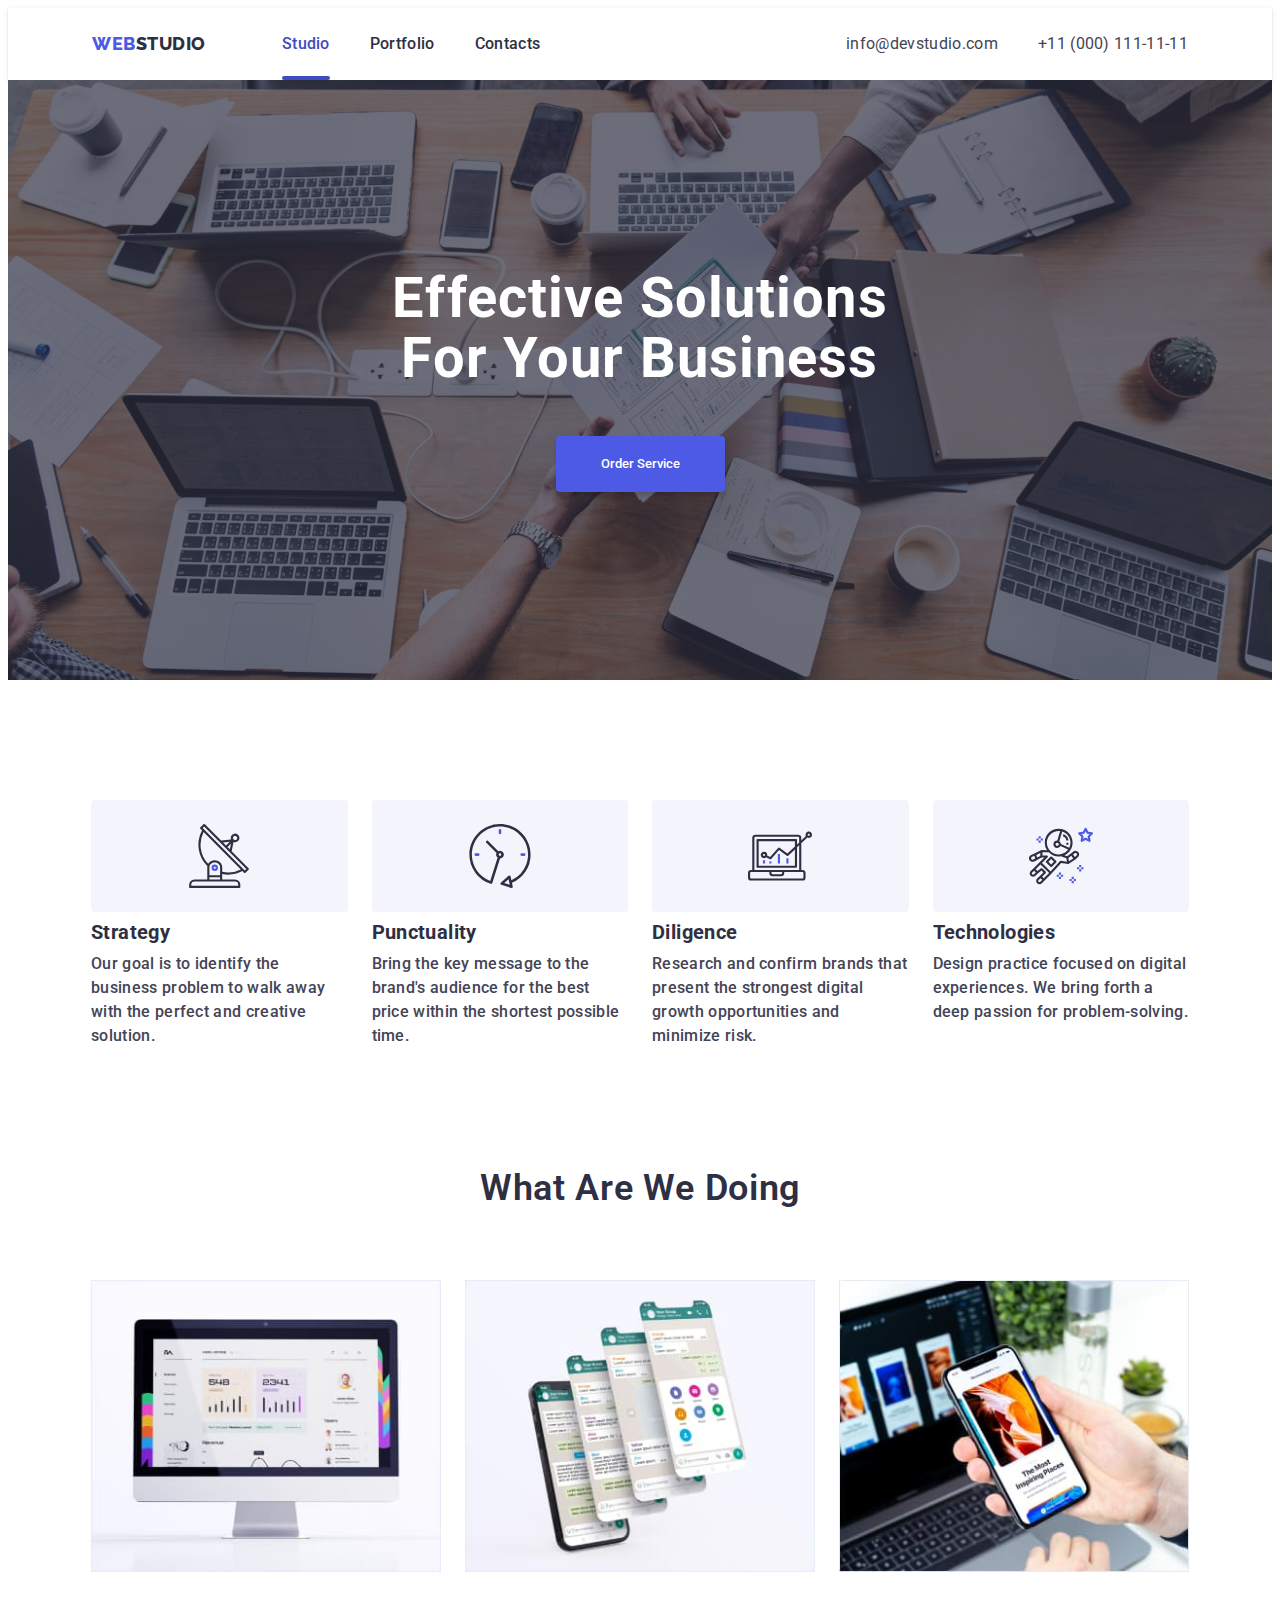
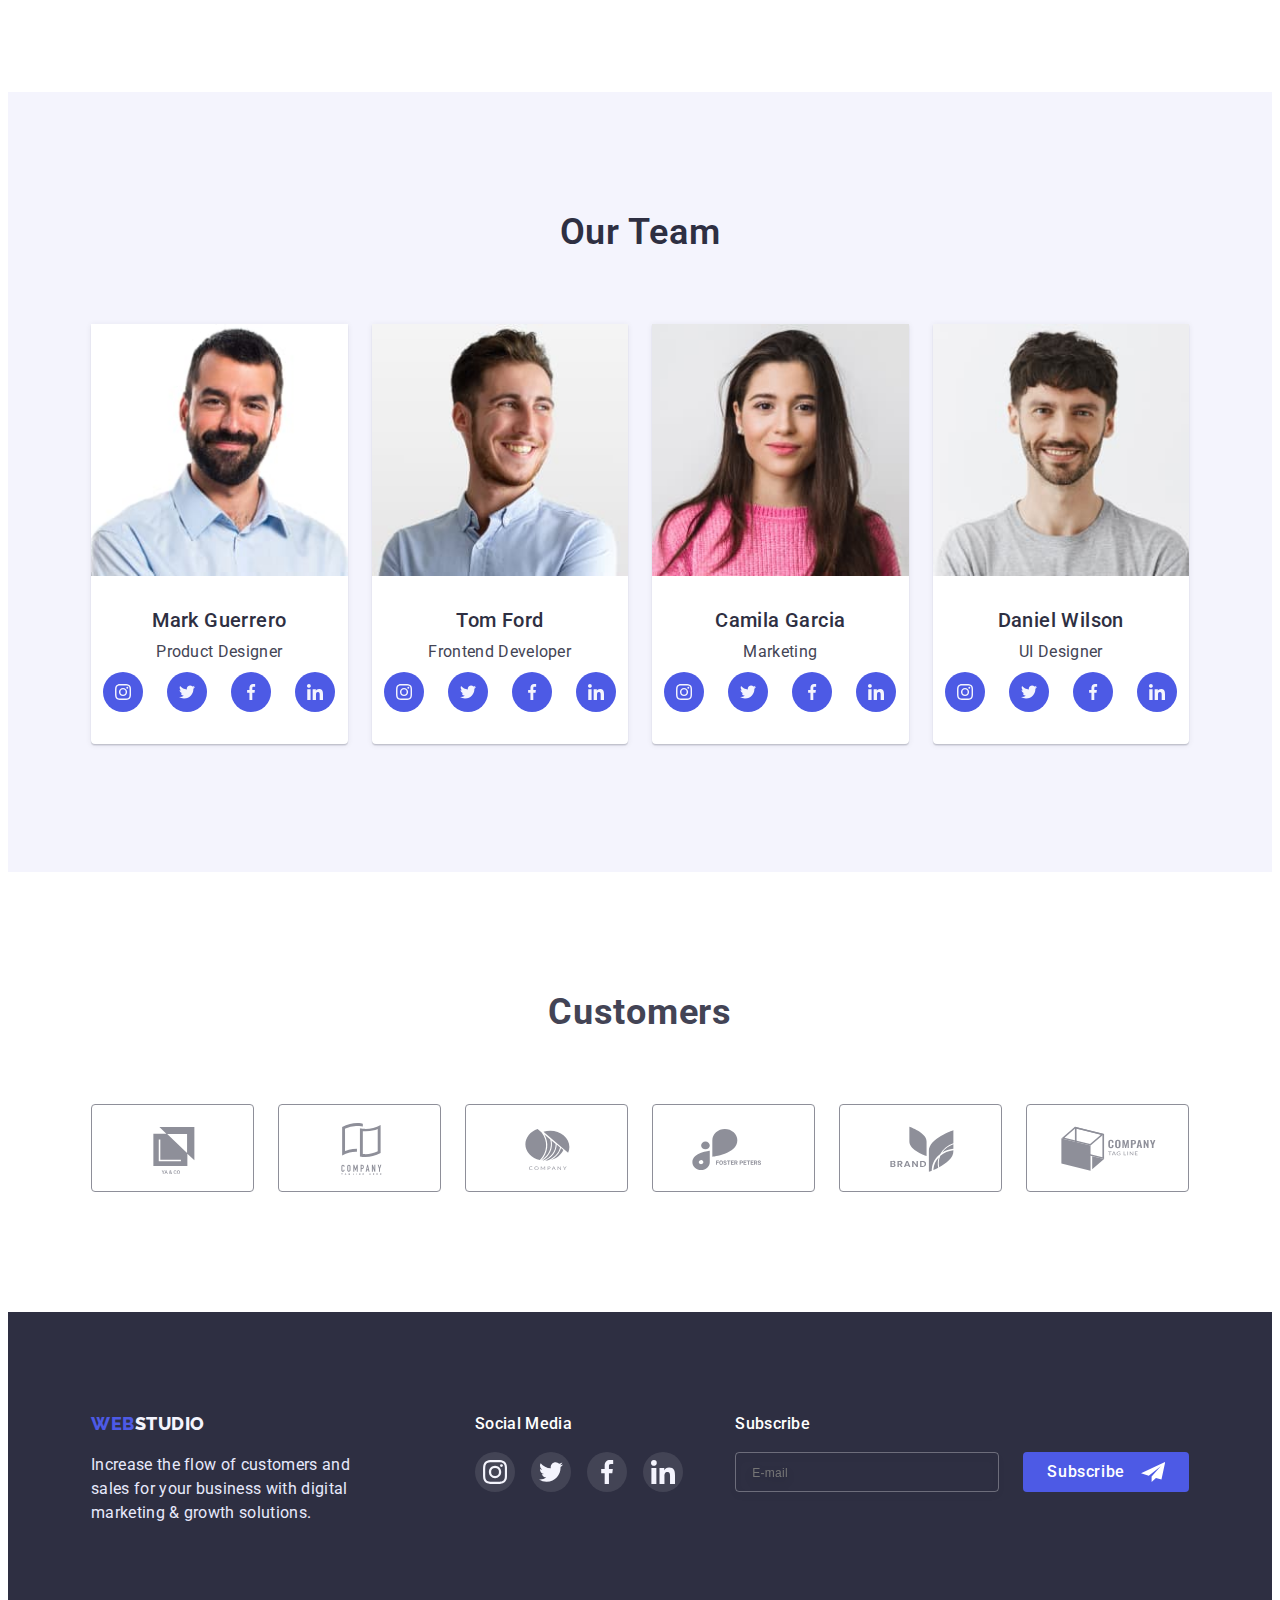
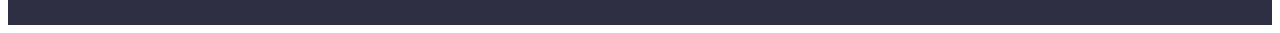
<file: index.html>
<!DOCTYPE html>
<html lang="en">
<head>
    <meta charset="UTF-8">
    <meta http-equiv="X-UA-Compatible" content="IE=edge">
    <meta name="viewport" content="width=device-width, initial-scale=1.0">
    <title>Studio</title>
    <link rel="stylesheet" href="https://cdnjs.cloudflare.com/ajax/libs/modern-normalize/1.1.0/modern-normalize.min.css" integrity="sha512-wpPYUAdjBVSE4KJnH1VR1HeZfpl1ub8YT/NKx4PuQ5NmX2tKuGu6U/JRp5y+Y8XG2tV+wKQpNHVUX03MfMFn9Q==" crossorigin="anonymous" referrerpolicy="no-referrer" />
    <link rel="preconnect" href="https://fonts.googleapis.com">
    <link rel="preconnect" href="https://fonts.gstatic.com" crossorigin>
    <link href="https://fonts.googleapis.com/css2?family=Raleway:wght@800&family=Roboto:wght@400;500;700;900&display=swap" rel="stylesheet">
    <link rel="stylesheet" href="https://cdnjs.cloudflare.com/ajax/libs/animate.css/4.1.1/animate.min.css"/>
    <link href="https://unpkg.com/aos@2.3.1/dist/aos.css" rel="stylesheet">
    <link rel="stylesheet" href="./CSS/style.css">
    <link rel="stylesheet" href="./CSS/mobile.css">
    <link rel="stylesheet" href="./CSS/tablet.css">
    <link rel="stylesheet" href="./CSS/desktop.css">

    
    

</head>

<body>
    <header class="header">
       <div class="container header-container">
            <nav class="header-navigation">
                <a class = "logo link" href="" > 
                    <span class="web-logo">web</span>studio
                </a>
                    
                <ul class="list header-list">
                    <li> <a class="header-link current link" href="./index.html"> Studio </a> </li>
                    <li> <a class="header-link link" href="./portfolio.html"> Portfolio </a> </li>
                    <li> <a class="header-link link" href=""> Contacts </a> </li>
                </ul>

            </nav>

            <ul class="list list-contact">
                <li> <a class="contacts link" href="mailto:info@devstudio.com">info@devstudio.com</a></li>
                <li> <a class="contacts link" href="tel:+110001111111">+11 (000) 111-11-11</a></li>
            </ul>

            <button type="button" class="menu-open-btn" data-menu-open>
                <svg class="menu-open-icon" width="32" height="22">
                    <use href="./images/icon.svg#icon-menu"></use>
                </svg>
            </button>
        </div>
        <div class="mob-menu is-hidden" data-menu>
            <div class="container">
                <div>
                    <button type="button" class="menu-close-btn" data-menu-close>
                        <svg class="menu-close-icon" width="32" height="22">
                            <use href="./images/icon.svg#icon-close-black"></use>
                        </svg>
                    </button>
                    <nav class="mob-menu-navigation">
                        
                        <ul class="list mob-menu-list">
                            <li> <a class="mob-menu-link current-mob link" href="./index.html"> Studio </a> </li>
                            <li> <a class="mob-menu-link link" href="./portfolio.html"> Portfolio </a> </li>
                            <li> <a class="mob-menu-link link" href=""> Contacts </a> </li>
                        </ul>
            
                    </nav>
                </div>
                
                <div>
                    <ul class="list mob-menu-contact">
                        <li> <a class="mob-menu-contact-tel link" href="tel:+110001111111">+11 (000) 111-11-11</a></li>
                        <li> <a class="mob-menu-contact-mail link" href="mailto:info@devstudio.com">info@devstudio.com</a></li>
                    </ul>
            
                    <ul class="ul-icon-mob-menu list">
                        <li class="li-icon-mob-menu">
                            <a href="" class="link-icon-mob-menu link">
                                <svg class="icon-mob-menu" width="24" height="24">
                                    <use href="./images/icon.svg#icon-instagram"></use>
                                </svg>
                            </a>
                        </li>
            
                        <li class="li-icon-mob-menu">
                            <a href="" class="link-icon-mob-menu link">
                                <svg class="icon-mob-menu" width="24" height="24">
                                    <use href="./images/icon.svg#icon-twitter"></use>
                                </svg>
                            </a>
                        </li>
            
                        <li class="li-icon-mob-menu">
                            <a href="" class="link-icon-mob-menu link">
                                <svg class="icon-mob-menu" width="24" height="24">
                                    <use href="./images/icon.svg#icon-facebook"></use>
                                </svg>
                            </a>
                        </li>
            
                        <li class="li-icon-mob-menu">
                            <a href="" class="link-icon-mob-menu link">
                                <svg class="icon-mob-menu" width="24" height="24">
                                    <use href="./images/icon.svg#icon-linkedin"></use>
                                </svg>
                            </a>
                        </li>
                    </ul>
                </div>
        
            </div>
        </div>
    </header>

    <main>
    
        <section class="title">
            <div class="container">
                <h1 class = "main-title">Effective Solutions for Your Business </h1>
                <button type="button" class="main-button" data-modal-open>Order Service</button>
            </div>
        </section>

        
        <section class = "offer">
            <div class="container">
                <h2  class="visually-hidden"> What do we offer</h2> 
                    <ul class="list offer-list">
                        <li class="text-list">
                            <div class="icon-box-offer">
                                <svg class="icon-offer" width="64" height="64">
                                    <use href="./images/icon.svg#icon-antenna" ></use>
                                </svg>
                            </div>
                            <h3 class="h3-title">Strategy</h3>
                            <p>Our goal is to identify the business problem to walk away with the perfect and creative solution. </p>
                        </li> 

                        <li class="text-list">
                            <div class="icon-box-offer">
                                <svg class="icon-offer" width="64" height="64">
                                    <use href="./images/icon.svg#icon-clock" ></use>
                                </svg>
                            </div>
                            <h3 class="h3-title">Punctuality</h3>
                            <p>Bring the key message to the brand's audience for the best price within the shortest possible time.</p>
                        </li>

                        <li class="text-list">
                            <div class="icon-box-offer">
                                <svg class="icon-offer" width="64" height="64">
                                    <use href="./images/icon.svg#icon-diagram"></use>
                                </svg>
                            </div>
                            <h3 class="h3-title">Diligence</h3>
                            <p>Research and confirm brands that present the strongest digital growth opportunities and minimize risk.</p>
                        </li>

                        <li class="text-list">
                            <div class="icon-box-offer">
                                <svg class="icon-offer" width="64" height="64">
                                    <use href="./images/icon.svg#icon-astronaut"></use>
                                </svg>
                            </div>
                            <h3 class="h3-title">Technologies</h3>
                            <p>Design practice focused on digital experiences. We bring forth a deep passion for problem-solving.</p>
                        </li>
                    </ul>
            </div>
        </section>
    

        <section class="images">
            <div class="container">
                <h2 class="title-images"> What are we doing </h2>
                    <ul class="list images-list">
                        <li>
                            <img 
                                src="./images/computer.jpg" 
                                alt="computer"
                                srcset="./images/computer.jpg 1x, ./images/computer-2x.jpg 2x"
                                width="360"
                                height="300">
                        </li>
                        <li>
                            <img 
                                src="./images/telephone.jpg" 
                                alt="telephone" 
                                srcset="./images/telephone.jpg 1x, ./images/telephone-2x.jpg 2x"
                                width="360" 
                                height="300">
                        </li>
                        <li>
                            <img 
                                src="./images/notebook.jpg" 
                                alt="notebook" 
                                srcset="./images/notebook.jpg 1x, ./images/notebook-2x.jpg 2x"
                                width="360" 
                                height="300">
                        </li>
                    
                    </ul>
            </div>
        </section> 
        
        
       <section class = "team">
            <div class="container">
                <h2 class="team-title"> Our Team </h2>
                    <ul class="list ul-team">
                        <li class="list-team"> 
                            <img 
                                src="./images/mark.jpg" 
                                alt="MarkGuerrero" 
                                srcset="./images/mark.jpg 1x, 
                                ./images/mark-2x.jpg 2x"
                                width="264" 
                                height="260" 
                                class="imges-team"> 
                            <div class="team-text">
                                <h3 class="h3-title-team">Mark Guerrero</h3> 
                                <p>Product Designer</p>

                                <ul class="ul-icon-team list">
                                
                                    <li class="li-icon-team">
                                        <a href="" class="link-icon-team link">
                                            <svg class="icon-team" width="16" height="16">
                                                <use href="./images/icon.svg#icon-instagram"></use>
                                            </svg>
                                        </a>
                                    </li>
                                
                                    <li class="li-icon-team">
                                        <a href="" class="link-icon-team link">
                                            <svg class="icon-team" width="16" height="16">
                                                <use href="./images/icon.svg#icon-twitter"></use>
                                            </svg>
                                        </a>
                                    </li>
                                
                                    <li class="li-icon-team">
                                        <a href="" class="link-icon-team link">
                                            <svg class="icon-team" width="16" height="16">
                                                <use href="./images/icon.svg#icon-facebook"></use>
                                            </svg>
                                        </a>
                                    </li>
                                
                                    <li class="li-icon-team">
                                        <a href="" class="link-icon-team link">
                                            <svg class="icon-team" width="16" height="16">
                                                <use href="./images/icon.svg#icon-linkedin"></use>
                                            </svg>
                                        </a>
                                    </li>
                                
                                </ul>
                            </div>
                            
                        </li>
                        <li class="list-team list"> 
                            <img 
                                src="./images/tom.jpg" 
                                alt="TomFord" 
                                srcset="./images/tom.jpg 1x, 
                                ./images/tom-2x.jpg 2x"
                                width="264" 
                                height="260" 
                                class="imges-team"> 
                            <div class="team-text">
                                <h3 class="h3-title-team">Tom Ford</h3> 
                                <p>Frontend Developer</p>

                                <ul class="ul-icon-team list">
                                
                                    <li class="li-icon-team">
                                        <a href="" class="link-icon-team link">
                                            <svg class="icon-team" width="16" height="16">
                                                <use href="./images/icon.svg#icon-instagram"></use>
                                            </svg>
                                        </a>
                                    </li>
                                
                                    <li class="li-icon-team">
                                        <a href="" class="link-icon-team link">
                                            <svg class="icon-team" width="16" height="16">
                                                <use href="./images/icon.svg#icon-twitter"></use>
                                            </svg>
                                        </a>
                                    </li>
                                
                                    <li class="li-icon-team">
                                        <a href="" class="link-icon-team link">
                                            <svg class="icon-team" width="16" height="16">
                                                <use href="./images/icon.svg#icon-facebook"></use>
                                            </svg>
                                        </a>
                                    </li>
                                
                                    <li class="li-icon-team">
                                        <a href="" class="link-icon-team link">
                                            <svg class="icon-team" width="16" height="16">
                                                <use href="./images/icon.svg#icon-linkedin"></use>
                                            </svg>
                                        </a>
                                    </li>
                                
                                </ul>
                            </div>
                        </li>
                        <li class="list-team list"> 
                            <img 
                                src="./images/camila.jpg" 
                                alt="CamilaGarcia" 
                                srcset="
                                ./images/camila.jpg 1x, 
                                ./images/camila-2x.jpg 2x"
                                width="264" 
                                height="260" 
                                class="imges-team"> 
                            <div class="team-text">
                                <h3 class="h3-title-team">Camila Garcia</h3> 
                                <p>Marketing</p>

                                <ul class="ul-icon-team list">
                                
                                    <li class="li-icon-team">
                                        <a href="" class="link-icon-team link">
                                            <svg class="icon-team" width="16" height="16">
                                                <use href="./images/icon.svg#icon-instagram"></use>
                                            </svg>
                                        </a>
                                    </li>
                                
                                    <li class="li-icon-team">
                                        <a href="" class="link-icon-team link">
                                            <svg class="icon-team" width="16" height="16">
                                                <use href="./images/icon.svg#icon-twitter"></use>
                                            </svg>
                                        </a>
                                    </li>
                                
                                    <li class="li-icon-team">
                                        <a href="" class="link-icon-team link">
                                            <svg class="icon-team" width="16" height="16">
                                                <use href="./images/icon.svg#icon-facebook"></use>
                                            </svg>
                                        </a>
                                    </li>
                                
                                    <li class="li-icon-team">
                                        <a href="" class="link-icon-team link">
                                            <svg class="icon-team" width="16" height="16">
                                                <use href="./images/icon.svg#icon-linkedin"></use>
                                            </svg>
                                        </a>
                                    </li>
                                
                                </ul>
                            </div>
                        </li>
                        <li class="list-team list"> 
                            <img 
                                src="./images/daniel.jpg" 
                                alt="DanielWilson" 
                                srcset="./images/daniel.jpg 1x, ./images/daniel-2x.jpg 2x"
                                width="264" 
                                height="260" 
                                class="imges-team"> 
                            <div class="team-text">
                                <h3 class="h3-title-team">Daniel Wilson</h3> 
                                <p>UI Designer</p>

                                <ul class="ul-icon-team list">
                                
                                    <li class="li-icon-team">
                                        <a href="" class="link-icon-team link">
                                            <svg class="icon-team" width="16" height="16">
                                                <use href="./images/icon.svg#icon-instagram"></use>
                                            </svg>
                                        </a>
                                    </li>
                                
                                    <li class="li-icon-team">
                                        <a href="" class="link-icon-team link">
                                            <svg class="icon-team" width="16" height="16">
                                                <use href="./images/icon.svg#icon-twitter"></use>
                                            </svg>
                                        </a>
                                    </li>
                                
                                    <li class="li-icon-team">
                                        <a href="" class="link-icon-team link">
                                            <svg class="icon-team" width="16" height="16">
                                                <use href="./images/icon.svg#icon-facebook"></use>
                                            </svg>
                                        </a>
                                    </li>
                                
                                    <li class="li-icon-team">
                                        <a href="" class="link-icon-team link">
                                            <svg class="icon-team" width="16" height="16">
                                                <use href="./images/icon.svg#icon-linkedin"></use>
                                            </svg>
                                        </a>
                                    </li>
                                </ul>
                            </div>
                        </li>
                    </ul>
            </div>
        </section>
        

       
       <section class="customers">
            <div class="container">
                <h2 class="customers-title">Customers</h2>
                <ul class="ul-customers list">
                    <li class="li-customers">
                        <a href="" class="link customers-link">
                            <svg class="customers-icon" width="104" height="56">
                                <use href="./images/icon.svg#icon-client-1"></use>
                            </svg>
                        </a>
                    </li>
                    <li class="li-customers">
                        <a href="" class="link customers-link">
                            <svg class="customers-icon" width="104" height="56">
                                <use href="./images/icon.svg#icon-client-2"></use>
                            </svg>
                        </a>
                    </li>
                    <li class="li-customers">
                        <a href="" class="link customers-link">
                            <svg class="customers-icon" width="104" height="56">
                                <use href="./images/icon.svg#icon-client-3"></use>
                            </svg>
                        </a>
                    </li>
                    <li class="li-customers">
                        <a href="" class="link customers-link">
                            <svg class="customers-icon" width="104" height="56">
                                <use href="./images/icon.svg#icon-client-4"></use>
                            </svg>
                        </a>
                    </li>
                    <li class="li-customers">
                        <a href="" class="link customers-link">
                            <svg class="customers-icon" width="104" height="56">
                                <use href="./images/icon.svg#icon-client-5"></use>
                            </svg>
                        </a>
                    </li>
                    <li class="li-customers">
                        <a href="" class="link customers-link">
                            <svg class="customers-icon" width="104" height="56">
                                <use href="./images/icon.svg#icon-client-6"></use>
                            </svg>
                        </a>
                    </li>
                </ul>

            </div>
        </section>
    
    </main>
    
   
    <footer class="footer">
        <div class="container footer-flex">
                <div class="footet-margin">
                    <a class="logo-footer link" href="/" >
                        <span class="web-logo ">web</span>studio
                    </a>

                    <p class="footer-text">
                        Increase the flow of customers and sales for your business with digital marketing & growth solutions.
                    </p>
                </div>

                <div class="footer-social">
                    <p class="footer-title">Social media</p>
                    <ul class="ul-icon-footer list">
                
                        <li class="li-icon-footer">
                            <a href="" class="link-icon-footer link">
                                <svg class="icon-footer" width="24" height="24">
                                    <use href="./images/icon.svg#icon-instagram"></use>
                                </svg>
                            </a>
                        </li>
                    
                        <li class="li-icon-footer">
                            <a href="" class="link-icon-footer link">
                                <svg class="icon-footer" width="24" height="24">
                                    <use href="./images/icon.svg#icon-twitter"></use>
                                </svg>
                            </a>
                        </li>
                    
                        <li class="li-icon-footer">
                            <a href="" class="link-icon-footer link">
                                <svg class="icon-footer" width="24" height="24">
                                    <use href="./images/icon.svg#icon-facebook"></use>
                                </svg>
                            </a>
                        </li>
                    
                        <li class="li-icon-footer">
                            <a href="" class="link-icon-footer link">
                                <svg class="icon-footer" width="24" height="24">
                                    <use href="./images/icon.svg#icon-linkedin"></use>
                                </svg>
                            </a>
                        </li>
                    </ul>
            
                </div>

                <div class="subscribe">
                    <p class="footer-title">subscribe</p>
                    
                    <form class="footer-form">
                        <label class="footer-label">
                           <input type="text" class="footer-input" name="user-email" placeholder="E-mail" required>
                        </label>

                        <button type="submit" class="footer-button">
                            subscribe
                            <svg class="footer-icon" width="24" height="24">
                                <use href="./images/icon.svg#icon-send"></use>
                            </svg>
                        </button>
                    </form>

                        


                </div>
        </div>
    </footer>
    

    <div class="backdrop is-hidden" data-modal>
        <div class="modal">
            <button type="button" class="modal-close" data-modal-close>
                <svg class="icon-close" width="8" height="8">
                    <use href="./images/icon.svg#icon-close-black"></use>
                </svg>
            </button>

            <p class="modal-title">
                Leave your contacts and we will call you back
            </p>

            <form class="modal-form">

                <label class="modal-label">
                    <span class="input-text">name</span>

                    <span class="modal-span">
                        <input type="text" class="modal-input" name="user-name" required>
                        <svg class="modal-icon" width="18" height="18">
                            <use href="./images/icon.svg#icon-person"></use>
                        </svg>
                    </span>
                    
                </label>

                <label class="modal-label">
                    <span class="input-text">phone</span>
                    <span class="modal-span">
                        <input type="text" class="modal-input" name="user-tel" required>
                        <svg class="modal-icon" width="18" height="24">
                            <use href="./images/icon.svg#icon-phone"></use>
                        </svg>
                    </span>
                    
                </label>

                <label class="modal-label">
                    <span class="input-text">email</span>
                    <span class="modal-span">
                        <input type="text" class="modal-input" name="user-email" required>
                        <svg class="modal-icon" width="18" height="24">
                            <use href="./images/icon.svg#icon-email"></use>
                        </svg>
                    </span>
                </label>

                <label class="modal-label textarea">
                    <span class="input-text">comment</span> 
                    <textarea name="user-comment" id="user-comment" placeholder="Text input" class="modal-coment"></textarea>
                </label>

                <label class="checkbox">
                    <input type="checkbox" name="privacy" id="privacy" value="true" class="input-check visually-hidden">
                    <span class="check-icon-span">
                        <svg class="check-icon" width="10" height="8">
                            <use href="./images/icon.svg#icon-click"></use>
                        </svg>
                    </span>
                    <span class="check-text">I accept the terms and conditions of the 
                        <a href="" class="check-link">Privacy Policy</a>
                    </span>
                    
                </label>

                <button type="submit" class="modal-button">
                    send
                </button>

            </form>

            
        </div>
    </div>

    <script src="https://unpkg.com/aos@2.3.1/dist/aos.js"></script>
    <script>
        AOS.init();
    </script>
    <script src="./js/modal.js"></script>
    <script src="./js/mobile-menu.js"></script>
</body>
</html>
</file>
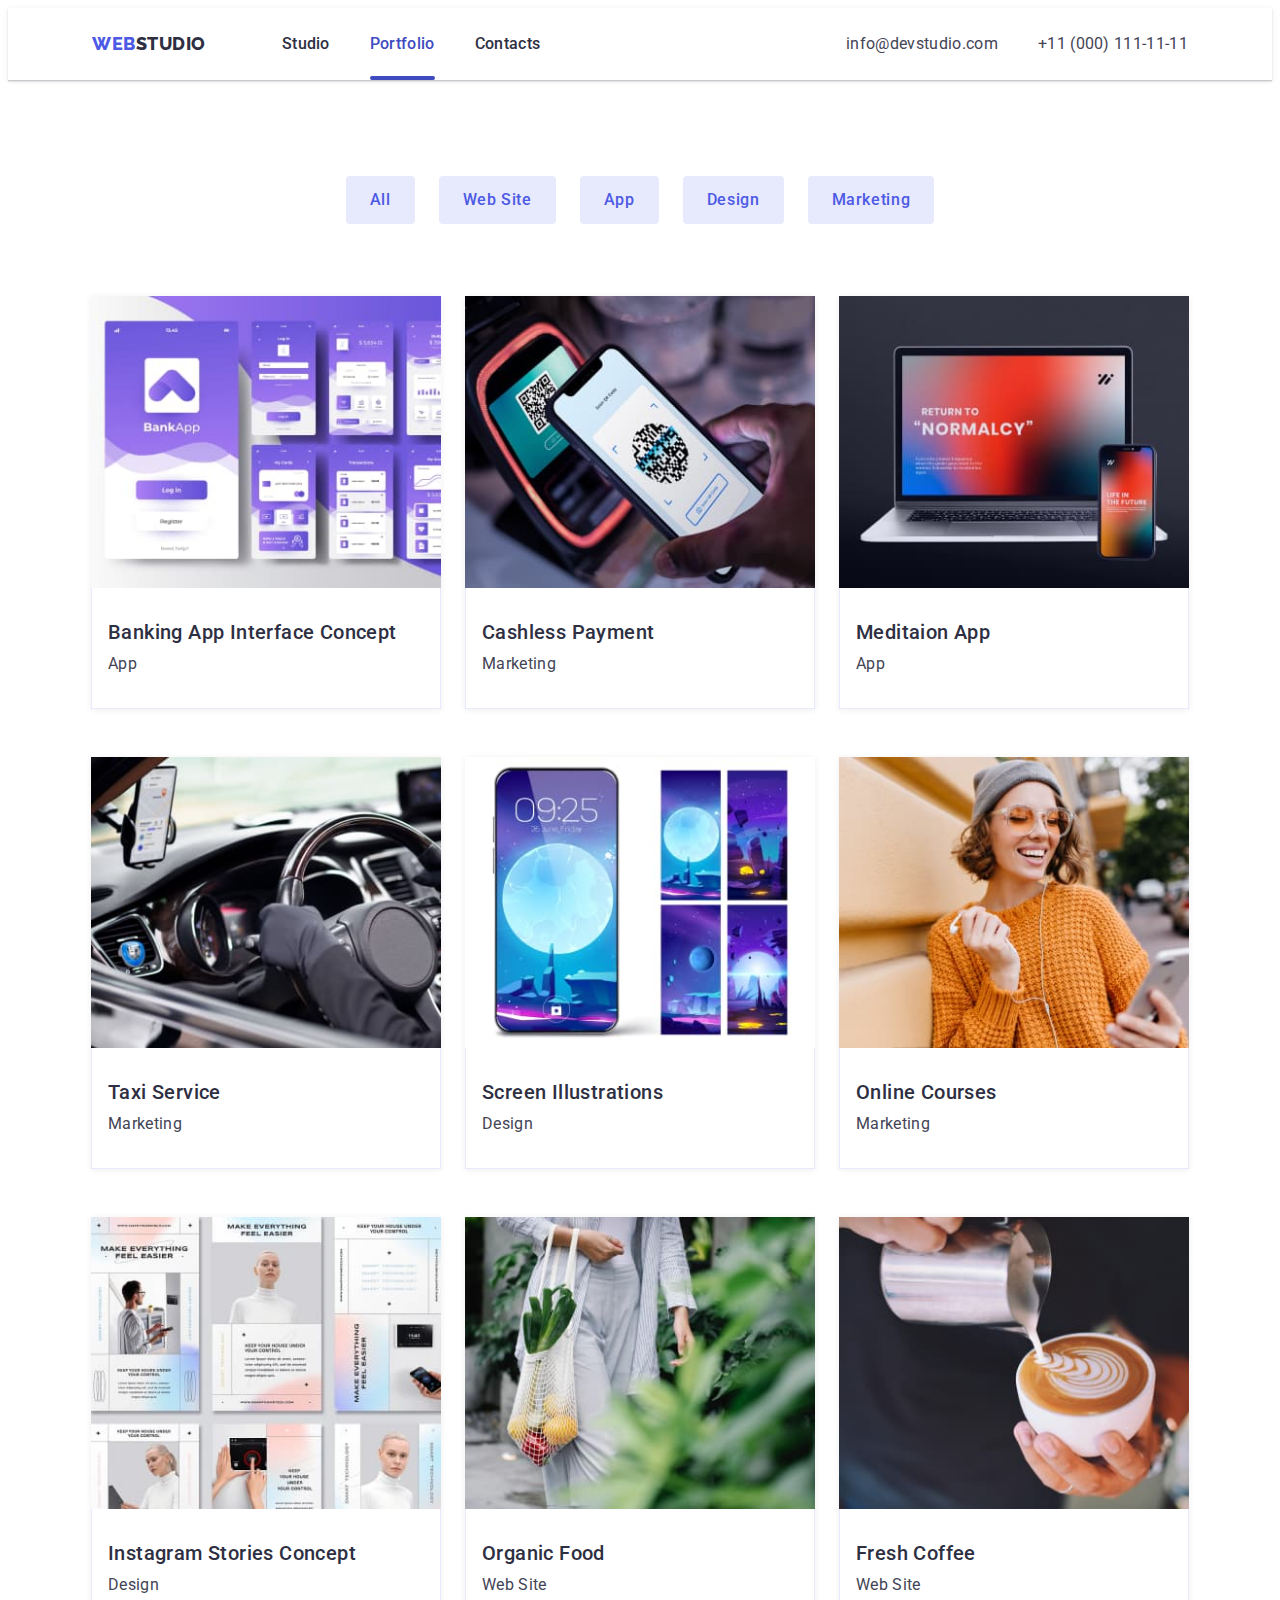
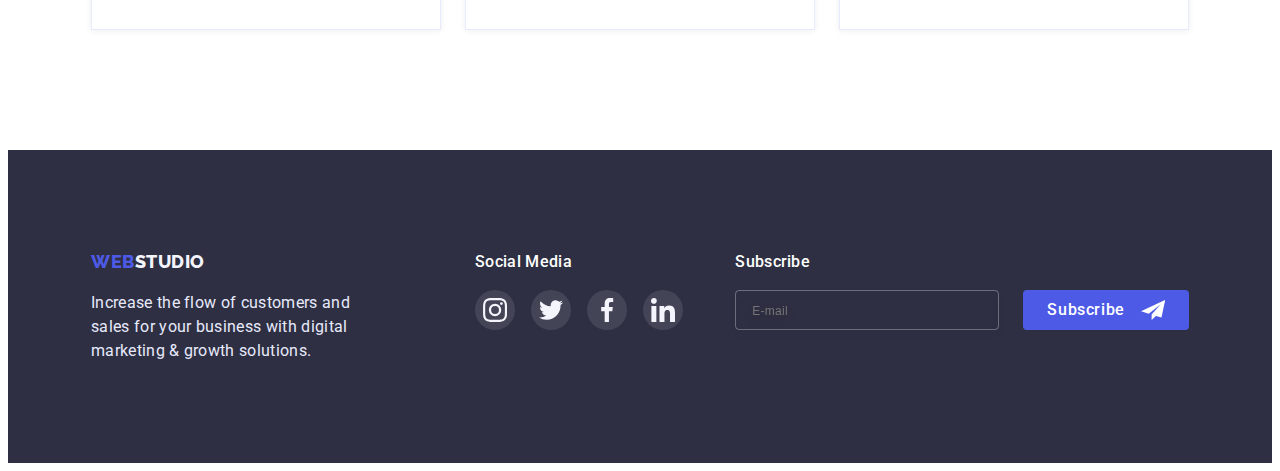
<file: portfolio.html>
<!DOCTYPE html>
<html lang="en">
<head>
    <meta charset="UTF-8">
    <meta http-equiv="X-UA-Compatible" content="IE=edge">
    <meta name="viewport" content="width=device-width, initial-scale=1.0">
    <title>Portfolio</title>
    <link rel="stylesheet" href="https://cdnjs.cloudflare.com/ajax/libs/modern-normalize/1.1.0/modern-normalize.min.css" integrity="sha512-wpPYUAdjBVSE4KJnH1VR1HeZfpl1ub8YT/NKx4PuQ5NmX2tKuGu6U/JRp5y+Y8XG2tV+wKQpNHVUX03MfMFn9Q==" crossorigin="anonymous" referrerpolicy="no-referrer" />
    <link rel="preconnect" href="https://fonts.googleapis.com">
    <link rel="preconnect" href="https://fonts.gstatic.com" crossorigin>
    <link href="https://fonts.googleapis.com/css2?family=Raleway:wght@800&family=Roboto:wght@400;500;700;900&display=swap" rel="stylesheet">
    <link rel="stylesheet" href="https://cdnjs.cloudflare.com/ajax/libs/animate.css/4.1.1/animate.min.css"/>
    <link href="https://unpkg.com/aos@2.3.1/dist/aos.css" rel="stylesheet">
    <link rel="stylesheet" href="./CSS/style.css">
    <link rel="stylesheet" href="./CSS/mobile.css">
    <link rel="stylesheet" href="./CSS/tablet.css">
    <link rel="stylesheet" href="./CSS/desktop.css">

</head>
<body>

    <header class="header">
        <div class="container header-container">
            <nav class="header-navigation">
                <a class="logo link" href="">
                    <span class="web-logo">web</span>studio
                </a>
    
                <ul class="list header-list">
                    <li> <a class="header-link link" href="./index.html"> Studio </a> </li>
                    <li> <a class="header-link current link" href="./portfolio.html"> Portfolio </a> </li>
                    <li> <a class="header-link link" href=""> Contacts </a> </li>
                </ul>
    
            </nav>
    
            <ul class="list list-contact">
                <li> <a class="contacts link" href="mailto:info@devstudio.com">info@devstudio.com</a></li>
                <li> <a class="contacts link" href="tel:+110001111111">+11 (000) 111-11-11</a></li>
            </ul>
    
            <button type="button" class="menu-open-btn" data-menu-open>
                <svg class="menu-open-icon" width="32" height="22">
                    <use href="./images/icon.svg#icon-menu"></use>
                </svg>
            </button>
        </div>
        <div class="mob-menu is-hidden" data-menu>
            <div class="container">
                <div>
                    <button type="button" class="menu-close-btn" data-menu-close>
                        <svg class="menu-close-icon" width="32" height="22">
                            <use href="./images/icon.svg#icon-close-black"></use>
                        </svg>
                    </button>
                    <nav class="mob-menu-navigation">
    
                        <ul class="list mob-menu-list">
                            <li> <a class="mob-menu-link link" href="./index.html"> Studio </a> </li>
                            <li> <a class="mob-menu-link current-mob link" href="./portfolio.html"> Portfolio </a> </li>
                            <li> <a class="mob-menu-link link" href=""> Contacts </a> </li>
                        </ul>
    
                    </nav>
                </div>
    
                <div>
                    <ul class="list mob-menu-contact">
                        <li> <a class="mob-menu-contact-tel link" href="tel:+110001111111">+11 (000) 111-11-11</a></li>
                        <li> <a class="mob-menu-contact-mail link" href="mailto:info@devstudio.com">info@devstudio.com</a>
                        </li>
                    </ul>
    
                    <ul class="ul-icon-mob-menu list">
                        <li class="li-icon-mob-menu">
                            <a href="" class="link-icon-mob-menu link">
                                <svg class="icon-mob-menu" width="24" height="24">
                                    <use href="./images/icon.svg#icon-instagram"></use>
                                </svg>
                            </a>
                        </li>
    
                        <li class="li-icon-mob-menu">
                            <a href="" class="link-icon-mob-menu link">
                                <svg class="icon-mob-menu" width="24" height="24">
                                    <use href="./images/icon.svg#icon-twitter"></use>
                                </svg>
                            </a>
                        </li>
    
                        <li class="li-icon-mob-menu">
                            <a href="" class="link-icon-mob-menu link">
                                <svg class="icon-mob-menu" width="24" height="24">
                                    <use href="./images/icon.svg#icon-facebook"></use>
                                </svg>
                            </a>
                        </li>
    
                        <li class="li-icon-mob-menu">
                            <a href="" class="link-icon-mob-menu link">
                                <svg class="icon-mob-menu" width="24" height="24">
                                    <use href="./images/icon.svg#icon-linkedin"></use>
                                </svg>
                            </a>
                        </li>
                    </ul>
                </div>
    
            </div>
        </div>
    </header>

    <main>
        <section class="prt-section">
            <div class="container">
                <h1 class="visually-hidden">Portfolio</h1>
                
                <ul class="list btn-section">
                    <li class="li-btn"><button type="button" class="portfolio-btn">All</button></li>
                    <li class="li-btn"><button type="button" class="portfolio-btn">Web Site</button></li>
                    <li class="li-btn"><button type="button" class="portfolio-btn">App</button></li>
                    <li class="li-btn"><button type="button" class="portfolio-btn">Design</button></li>
                    <li class="li-btn"><button type="button" class="portfolio-btn">Marketing</button></li>
                </ul>
                
                <ul class="portfolio-li list">
                    <li class="list-portfolio">
                        <a href="" class="link link-portfolio">
                            <div class="images-text-wrap">
                                <picture>
                                    <source
                                        srcset="./images/img1.jpg    1x,
                                                ./images/img1-2x.jpg 2x"
                                        
                                        media="(min-width: 1200px)">

                                    <source
                                        srcset="./images/img-tab1.jpg    1x,
                                                ./images/img-tab1-2x.jpg 2x"
                                        
                                        media="(min-width: 768px)">

                                    <source
                                        srcset="./images/img-mob1.jpg    1x,
                                                ./images/img-mob1-2x.jpg 2x"
                                        
                                        media="(min-width: 320px)">

                                    <img src="./images/img1.jpg" alt="Banking App Interface Concept" width="396" height="280" class="portfolio-images">

                                </picture>
                                
                                <p class="images-text">14 Stylish and User-Friendly App Design Concepts · Task Manager App · Calorie Tracker App · Exotic Fruit Ecommerce App ·
                                Cloud Storage App</p>
                            </div>
                            <div class="text">
                                <h2 class="h2-portfolio">Banking App Interface Concept</h2>
                                <p class="text-portfolio">App</p>
                            </div>
                        </a>
                    </li> 
                    <li class="list-portfolio">
                        <a href="" class="link link-portfolio">
                            <div class="images-text-wrap">
                                <picture>
                                    <source
                                        srcset="./images/img2.jpg    1x,
                                                ./images/img2-2x.jpg 2x"
                                        
                                        media="(min-width: 1200px)">

                                    <source
                                        srcset="./images/img-tab2.jpg    1x,
                                                ./images/img-tab2-2x.jpg 2x"
                                        
                                        media="(min-width: 768px)">

                                    <source
                                        srcset="./images/img-mob2.jpg    1x,
                                                ./images/img-mob2-2x.jpg 2x"
                                        
                                        media="(min-width: 320px)">

                                    <img src="./images/img2.jpg" alt="Cashless Payment" width="396" height="280" class="portfolio-images">
                                </picture>
                                
                                <p class="images-text">14 Stylish and User-Friendly App Design Concepts · Task Manager App · Calorie Tracker App ·
                                    Exotic Fruit Ecommerce App ·
                                    Cloud Storage App</p>
                            </div>
                            <div class="text">
                                <h2 class="h2-portfolio">Cashless Payment</h2>
                                <p class="text-portfolio">Marketing</p>
                            </div>
                        </a>
                    </li>
                    <li class="list-portfolio">
                        <a href="" class="link link-portfolio">
                            <div class="images-text-wrap">
                                <picture>
                                    <source
                                        srcset="./images/img3.jpg    1x,
                                                ./images/img3-2x.jpg 2x"
                                        
                                        media="(min-width: 1200px)">

                                    <source
                                        srcset="./images/img-tab3.jpg    1x,
                                                ./images/img-tab3-2x.jpg 2x"
                                        
                                        media="(min-width: 768px)">

                                    <source
                                        srcset="./images/img-mob3.jpg    1x,
                                                ./images/img-mob3-2x.jpg 2x"
                                        
                                        media="(min-width: 320px)">
                                    <img src="./images/img3.jpg" alt="Meditaion App" width="396" height="280" class="portfolio-images">
                                </picture> 
                                <p class="images-text">14 Stylish and User-Friendly App Design Concepts · Task Manager App · Calorie Tracker App ·
                                    Exotic Fruit Ecommerce App ·
                                    Cloud Storage App</p>
                            </div>
                            <div class="text">
                                <h2 class="h2-portfolio">Meditaion App</h2>
                                <p class="text-portfolio">App</p>
                            </div>
                        </a>
                    </li>
                    <li class="list-portfolio">
                        <a href="" class="link link-portfolio">
                            <div class="images-text-wrap">
                                <picture>
                                    <source
                                        srcset="./images/img4.jpg    1x,
                                                ./images/img4-2x.jpg 2x"
                                        
                                        media="(min-width: 1200px)">

                                    <source
                                        srcset="./images/img-tab4.jpg    1x,
                                                ./images/img-tab4-2x.jpg 2x"
                                        
                                        media="(min-width: 768px)">

                                    <source
                                        srcset="./images/img-mob4.jpg    1x,
                                                ./images/img-mob4-2x.jpg 2x"
                                        
                                        media="(min-width: 320px)">
                                    <img src="./images/img4.jpg" alt="Taxi Service" width="396" height="280" class="portfolio-images">
                                </picture>

                                <p class="images-text">14 Stylish and User-Friendly App Design Concepts · Task Manager App · Calorie Tracker App ·
                                    Exotic Fruit Ecommerce App ·
                                    Cloud Storage App</p>
                            </div>
                            <div class="text">
                                <h2 class="h2-portfolio">Taxi Service</h2>
                                <p class="text-portfolio">Marketing</p>
                            </div>
                        </a>
                    </li>
                    <li class="list-portfolio">
                        <a href="" class="link link-portfolio">
                            <div class="images-text-wrap">
                                <picture>
                                    <source
                                        srcset="./images/img5.jpg    1x,
                                                ./images/img5-2x.jpg 2x"
                                        
                                        media="(min-width: 1200px)">

                                    <source
                                        srcset="./images/img-tab5.jpg    1x,
                                                ./images/img-tab5-2x.jpg 2x"
                                        
                                        media="(min-width: 768px)">

                                    <source
                                        srcset="./images/img-mob5.jpg    1x,
                                                ./images/img-mob5-2x.jpg 2x"
                                        
                                        media="(min-width: 320px)">
                                    <img src="./images/img5.jpg" alt="Screen Illustrations" width="396" height="280" class="portfolio-images">
                                </picture>
                                <p class="images-text">14 Stylish and User-Friendly App Design Concepts · Task Manager App · Calorie Tracker App ·
                                    Exotic Fruit Ecommerce App ·
                                    Cloud Storage App</p>
                            </div>
                            <div class="text">
                                <h2 class="h2-portfolio">Screen Illustrations</h2>
                                <p class="text-portfolio">Design</p>
                            </div>
                        </a>
                    </li>
                    <li class="list-portfolio">
                        <a href="" class="link link-portfolio">
                            <div class="images-text-wrap">
                                <picture>
                                    <source
                                        srcset="./images/img6.jpg    1x,
                                                ./images/img6-2x.jpg 2x"
                                        
                                        media="(min-width: 1200px)">

                                    <source
                                        srcset="./images/img-tab6.jpg    1x,
                                                ./images/img-tab6-2x.jpg 2x"
                                        
                                        media="(min-width: 768px)">

                                    <source
                                        srcset="./images/img-mob6.jpg    1x,
                                                ./images/img-mob6-2x.jpg 2x"
                                        
                                        media="(min-width: 320px)">
                                    <img src="./images/img6.jpg" alt="Online Courses" width="396" height="280" class="portfolio-images">
                                </picture>
                                <p class="images-text">14 Stylish and User-Friendly App Design Concepts · Task Manager App · Calorie Tracker App ·
                                    Exotic Fruit Ecommerce App ·
                                    Cloud Storage App</p>
                            </div>
                            <div class="text">
                                <h2 class="h2-portfolio">Online Courses</h2>
                                <p class="text-portfolio">Marketing</p>
                            </div>
                        </a>
                    </li>
                    <li class="list-portfolio">
                        <a href="" class="link link-portfolio">
                            <div class="images-text-wrap">
                                <picture>
                                    <source
                                        srcset="./images/img7.jpg    1x,
                                                ./images/img7-2x.jpg 2x"
                                        
                                        media="(min-width: 1200px)">

                                    <source
                                        srcset="./images/img-tab7.jpg    1x,
                                                ./images/img-tab7-2x.jpg 2x"
                                        
                                        media="(min-width: 768px)">

                                    <source
                                        srcset="./images/img-mob7.jpg    1x,
                                                ./images/img-mob7-2x.jpg 2x"
                                        
                                        media="(min-width: 320px)">
                                    <img src="./images/img7.jpg" alt="Instagram Stories Concept" width="396" height="280" class="portfolio-images">
                                </picture>
                                <p class="images-text">14 Stylish and User-Friendly App Design Concepts · Task Manager App · Calorie Tracker App ·
                                    Exotic Fruit Ecommerce App ·
                                    Cloud Storage App</p>
                            </div>
                            <div class="text">
                                <h2 class="h2-portfolio">Instagram Stories Concept</h2>
                                <p class="text-portfolio">Design</p>
                            </div>
                        </a>
                    </li>
                    <li class="list-portfolio">
                        <a href="" class="link link-portfolio">
                            <div class="images-text-wrap">
                                <picture>
                                    <source
                                        srcset="./images/img8.jpg    1x,
                                                ./images/img8-2x.jpg 2x"
                                        
                                        media="(min-width: 1200px)">

                                    <source
                                        srcset="./images/img-tab8.jpg    1x,
                                                ./images/img-tab8-2x.jpg 2x"
                                        
                                        media="(min-width: 768px)">

                                    <source
                                        srcset="./images/img-mob8.jpg    1x,
                                                ./images/img-mob8-2x.jpg 2x"
                                        
                                        media="(min-width: 320px)">
                                    <img src="./images/img8.jpg" alt="Organic Food" width="396" height="280" class="portfolio-images"> 
                                </picture>
                                <p class="images-text">14 Stylish and User-Friendly App Design Concepts · Task Manager App · Calorie Tracker App ·
                                    Exotic Fruit Ecommerce App ·
                                    Cloud Storage App</p>
                            </div>
                            <div class="text">
                                <h2 class="h2-portfolio">Organic Food</h2>
                                <p class="text-portfolio">Web Site</p>
                            </div>
                        </a>
                    </li>
                    <li class="list-portfolio">
                        <a href="" class="link link-portfolio">
                            <div class="images-text-wrap">
                                <picture>
                                    <source
                                        srcset="./images/img9.jpg    1x,
                                                ./images/img9-2x.jpg 2x"
                                        
                                        media="(min-width: 1200px)">

                                    <source
                                        srcset="./images/img-tab9.jpg    1x,
                                                ./images/img-tab9-2x.jpg 2x"
                                        
                                        media="(min-width: 768px)">

                                    <source
                                        srcset="./images/img-mob9.jpg    1x,
                                                ./images/img-mob9-2x.jpg 2x"
                                        
                                        media="(min-width: 320px)">
                                    <img src="./images/img9.jpg" alt="Fresh Coffee" width="396" height="280" class="portfolio-images">
                                </picture>
                                <p class="images-text">14 Stylish and User-Friendly App Design Concepts · Task Manager App · Calorie Tracker App ·
                                    Exotic Fruit Ecommerce App ·
                                    Cloud Storage App</p>
                            </div>
                            <div class="text">
                                <h2 class="h2-portfolio ">Fresh Coffee</h2>
                                <p class="text-portfolio">Web Site</p>
                            </div>
                        </a>
                    </li>
                </ul>
            </div>
        </section>

    </main>

    <footer class="footer">
        <div class="container footer-flex">
            <div class="footet-margin">
                <a class="logo-footer link" href="/">
                    <span class="web-logo ">web</span>studio
                </a>
    
                <p class="footer-text">
                    Increase the flow of customers and sales for your business with digital marketing & growth solutions.
                </p>
            </div>
    
            <div class="footer-social">
                <p class="footer-title">Social media</p>
                <ul class="ul-icon-footer list">
    
                    <li class="li-icon-footer">
                        <a href="" class="link-icon-footer link">
                            <svg class="icon-footer" width="24" height="24">
                                <use href="./images/icon.svg#icon-instagram"></use>
                            </svg>
                        </a>
                    </li>
    
                    <li class="li-icon-footer">
                        <a href="" class="link-icon-footer link">
                            <svg class="icon-footer" width="24" height="24">
                                <use href="./images/icon.svg#icon-twitter"></use>
                            </svg>
                        </a>
                    </li>
    
                    <li class="li-icon-footer">
                        <a href="" class="link-icon-footer link">
                            <svg class="icon-footer" width="24" height="24">
                                <use href="./images/icon.svg#icon-facebook"></use>
                            </svg>
                        </a>
                    </li>
    
                    <li class="li-icon-footer">
                        <a href="" class="link-icon-footer link">
                            <svg class="icon-footer" width="24" height="24">
                                <use href="./images/icon.svg#icon-linkedin"></use>
                            </svg>
                        </a>
                    </li>
                </ul>
    
            </div>
    
            <div class="subscribe">
                <p class="footer-title">subscribe</p>
    
                <form class="footer-form">
                    <label class="footer-label">
                        <input type="text" class="footer-input" name="user-email" placeholder="E-mail" required>
                    </label>
    
                    <button type="submit" class="footer-button">
                        subscribe
                        <svg class="footer-icon" width="24" height="24">
                            <use href="./images/icon.svg#icon-send"></use>
                        </svg>
                    </button>
                </form>
    
    
    
    
            </div>
        </div>
    </footer>

    <script src="https://unpkg.com/aos@2.3.1/dist/aos.js"></script>
    <script>
        AOS.init();
    </script>
   
    <script src="./js/mobile-menu.js"></script>

</body>
</html>
</file>
<file: CSS/style.css>
/*робимо основні кольори*/
:root {
 --primary-brand-color: #4D5AE5;
 --title-text-color: #2E2F42;
 --success-color:#31D0AA;
 --primary-text-color: #434455;
 --subtle-text-color: #8E8F99;
 --accent-color: #E7E9FC;
 --light-color:#F4F4FD;
 --transition: 250ms cubic-bezier(0.4, 0, 0.2, 1);
}

/*робимо бордрер-бокс*/
*,
*::before,
*::after {
    box-sizing: border-box;
}

/*скидаємо розмітку для основних такстових елементів*/
h1,
h2,
h3,
h4,
h5, 
h6,
p {
    margin: 0;
}

/*скидаємо все для списків*/
ul,
ol {
    margin: 0;
    padding: 0;
}

img{
    display: block;
    max-width: 100%;
    height: auto;
}

body {
    background-color: #FFFFFF;
    font-family: 'Roboto', sans-serif;
    color: var(--primary-text-color);
    font-size: 16px;
    line-height: calc(24 / 16);
}

/*прибираємо зі списків крапочки*/
.list{
    list-style: none;
}

.link{
    text-decoration: none;
}

/*ховаємо заголовки*/
.visually-hidden {
    position: absolute;
    width: 1px;
    height: 1px;
    margin: -1px;
    border: 0;
    padding: 0;

    white-space: nowrap;
    clip-path: inset(100%);
    clip: rect(0 0 0 0);
    overflow: hidden;
}


/*задаємо параметри для контейнера*/
.container {
    /* width: 320px; */
    padding-left: 16px;
    padding-right: 16px;
    margin-left: auto;
    margin-right: auto;

    /*outline: 2px solid red;
    margin: 0 auto;*/
}

/*------HEADER----*/
/*роблю оформлення header*/
.header{
    color: var(--title-text-color);
    box-shadow: 0px 2px 1px rgba(46, 47, 66, 0.08), 0px 1px 1px rgba(46, 47, 66, 0.16), 0px 1px 6px rgba(46, 47, 66, 0.08);
}

.header-container {
    display: flex;
    align-items: center;

    padding: 24px 16px;

}

.header-navigation {
    display: flex;
    align-items: center;
}

.logo {
    /* margin-right: 76px; */

    color: var(--title-text-color);
    font-family: 'Raleway', sans-serif;
    font-weight: 800;
    font-size: 18px;
    line-height: calc(24 / 18);
    letter-spacing: 0.03em;
    text-decoration: none;
    text-transform: uppercase;
}

.web-logo {
    color: var(--primary-brand-color);
    font-family: 'Raleway', sans-serif;
    font-weight: 800;
    font-size: 18px;
    line-height: calc(24 / 18);
    letter-spacing: 0.03em;
    text-decoration: none
}

.header-list {
    display: none;
}

.header-link {
    display: block;
    padding-top: 24px;
    padding-bottom: 24px;

    color: var(--title-text-color);
    font-weight: 500;  
    font-size: 16px;
    line-height: calc(24 / 16);
    letter-spacing: 0.02em;
    text-decoration: none;

    position: relative;

    transition: color var(--transition);
}
.header-link.current::after {
    content: "";

    display: block;

    position: absolute;

    width: 100%;
    height: 4px;

    left: 0;
    bottom: 0;

    background: #404BBF;
    border-radius: 2px;
}

.header-link.current {
    color: #404BBF;
}

.header-link:hover,
.header-link:focus {
    color: #404BBF;
}

.contacts {
    color: var(--primary-text-color);
    font-weight: 400;
    font-size: 16px;
    line-height: calc(24 / 16);
    letter-spacing: 0.02em;
    text-decoration: none;

    transition: color var(--transition);
}

.contacts:hover,
.contacts:focus {
    color: #404BBF;
}

.list-contact {
    display: none;
}

/*menu*/
.menu-open-btn {
    background: transparent;
    border: transparent;
    width: 32px;
    height: 22px;
    padding: 0;
    margin-left: auto;
}
.menu-open-icon {
    stroke: var(--title-text-color);
}

.mob-menu{
    position: fixed;
    top: 0;
    width: 100vw;
    height: 100vh;
    background-color: #FFFFFF;
    z-index: 999;

    padding-top: 40px;
    padding-bottom: 40px;

    overflow: auto;

    transform: translateX(0);
    transition: transform var(--transition);
}

.mob-menu.is-hidden {
    transform: translateX(100%);
}


.mob-menu > .container {
    width: 100%;
    height: 100%;
    display: flex;
    flex-direction: column;
    justify-content: space-between;
    padding-right: 40px;
    padding-left: 40px;
}

.menu-close-btn {
    /* position: absolute;
    right: 40px;
    top: 40px; */
    display: flex;
    align-items: center;
    justify-content: center;
    margin-left: auto;
    width: 24px;
    height: 24px;
    border-radius: 50%;
    background: #E7E9FC;
    border: 1px solid rgba(0, 0, 0, 0.1);
    margin-bottom: 16px;
}

.mob-menu-list {
    display: flex;
    flex-direction: column;
    row-gap: 40px;

    margin-bottom: 50px;
}

.mob-menu-link {
    color: var(--title-text-color);
    font-weight: 500;  
    font-size: 36px;
    line-height: calc(40 / 36);
    letter-spacing: 0.02em;
    text-decoration: none;

    transition: color var(--transition);
}

/* .mob-menu-link:hover,
.mob-menu-link:focus {
    color: #404BBF;
} */

.current-mob {
    color: #404BBF;
}

.mob-menu-contact {
    margin-bottom: 48px;

    display: flex;
    flex-direction: column;
    row-gap: 40px;
}

.mob-menu-contact-tel {
    margin-bottom: 40px;

    color: #404BBF;
    font-weight: 500;  
    font-size: 36px;
    line-height: calc(40 / 36);
    letter-spacing: 0.02em;
    text-decoration: none;
}

.mob-menu-contact-mail {
    color: var(--primary-text-color);
    font-weight: 500;  
    font-size: 20px;
    line-height: calc(24 / 20);
    letter-spacing: 0.02em;
    text-decoration: none;
}


.ul-icon-mob-menu {
    display: flex;
    justify-content: space-between;
    align-items: center;
}

.li-icon-mob-menu {
    width: 40px;
    height: 40px;
}

.link-icon-mob-menu {
    width: 100%;
    height: 100%;
    background: var(--primary-brand-color);
    
    border-radius: 50%;

    display: flex;
    justify-content: center;
    align-items: center;
}

.icon-mob-menu {
    fill: var(--light-color);
}

/*оформлення першої секції з заголовками*/
.title {
    background-image: linear-gradient(rgba(46, 47, 66, 0.7), rgba(46, 47, 66, 0.7)),
    url(../images/mobile-bg.jpg); /*fixed*/
    background-position: center;
    background-repeat: no-repeat;
    background-size: cover;
    background-color: var(--title-text-color);
    margin-left: auto;
    margin-right: auto;

    max-width: 428px;
    padding-top: 112px; /*fixed*/
    padding-bottom: 112px; /*fixed*/
    text-align: center;
}

@media (min-device-pixel-ratio: 2),
    (min-resolution: 192dpi),
    (min-resolution: 2dppx) {
        .title {
            background-image: linear-gradient(rgba(46, 47, 66, 0.7), rgba(46, 47, 66, 0.7)), url(../images/mobile-bg-2x.jpg);
        }
    }


.main-title {
    margin-bottom: 72px; /*fixed*/
    max-width: 496px;
    margin-left: auto;
    margin-right: auto;

    color:#FFFFFF;
    font-weight: 700; /*fixed*/
    font-size: 36px; /*fixed*/
    line-height: calc(40 / 36); /*fixed*/
    letter-spacing: 0.02em;
    text-transform: capitalize;
}

.main-button {
    display: inline-block;
    min-width: 169px;
    height: 56px;
    box-shadow: 0px 4px 4px rgba(0, 0, 0, 0.15);
    border-radius: 4px;

    background-color: var(--primary-brand-color);
    color: #FFFFFF;
    font-family: inherit;
    font-weight: 500; 
    line-height: calc(24 / 16);
    cursor: pointer;
    padding: 16px, 32px, 16px, 32px;
    border-color: transparent;

    transition: background-color var(--transition);
}

.main-button:hover,
.main-button:focus
{
    background-color: #404BBF;
}

/*офорлюю частину з текстом*/

.offer {
    padding-top: 96px; /*fixed*/
    padding-bottom: 96px; /*fixed*/
}

.offer-list {
    display: flex;
    /* gap: 24px; */ /*fixed*/
    flex-wrap: wrap; /*fixed*/
    row-gap: 72px;
}

.icon-box-offer {
    display: none; /*fixed*/
    
}

.icon-offer {
    
    display: flex;
    justify-content: center;
    align-items: center;
}


.h3-title {
    margin-bottom: 8px;

    color: var(--title-text-color);
    font-weight: 700; /*fixed*/
    font-size: 36px; /*fixed*/
    line-height: calc(40 / 36); /*fixed*/
    letter-spacing: 0.02em; /*fixed*/
    text-align: center; /*fixed*/
}

.text-list {
    /* width: calc((100% - 72px) / 4); */
    width: 100%; /*fixed*/
    

    color: var(--primary-text-color);
    font-weight: 500; /*fixed*/
    font-size: 16px;
    line-height: calc(24 / 16);
    letter-spacing: 0.02em;
}


/*частина з картинками*/
.images {
    display: none;
    /* padding-bottom: 120px; */
}

/* .images-list {
    display: flex;
    gap: 24px;

    width: 100%;
}

.title-images {
    margin-bottom: 72px;
    
    color: var(--title-text-color);
    font-weight: 600;
    font-size: 36px;
    line-height: calc(40/36);
    letter-spacing: 0.02em;
    text-transform: capitalize;
    text-align: center;
} */


/*частина команди*/
.team {
    background-color: var(--light-color);
    padding-top: 96px;
    padding-bottom: 128px;

}

.ul-team {
    display: flex;
    gap: 24px;
    flex-wrap: wrap;
    justify-content: center;
    
}

.team-title {
    margin-bottom: 72px;

    color: var(--title-text-color);
    font-weight: 600;
    font-size: 36px;
    line-height: calc(40 / 36);
    letter-spacing: 0.02em;
    text-transform: capitalize;
    text-align: center;
}



.list-team {
    width: 264px;
    margin-bottom: 8px;

    background-color: #FFFFFF;
    box-shadow: 0px 1px 6px rgba(46, 47, 66, 0.08), 0px 1px 1px rgba(46, 47, 66, 0.16), 0px 2px 1px rgba(46, 47, 66, 0.08);
    border-radius: 0px 0px 4px 4px;

    color: var(--primary-text-color);
    font-size: 16px;
    line-height: calc(24 / 16);
    letter-spacing: 0.02em;
    text-align: center;
}

.imges-team {
    margin-right: auto;
    margin-left: auto;
    
    /* margin-right: 0; */
}

.h3-title-team {
    margin-bottom: 8px;

    color: var(--title-text-color);
    font-weight: 500;
    font-size: 20px;
    line-height: calc(24 / 20);
    letter-spacing: 0.02em;
}

.team-text {
    padding: 32px 0;
}

.ul-icon-team {
    display: flex;
    gap: 24px;
    justify-content: center;
    
    margin-top: 8px;
}

.li-icon-team {
    width: 40px;
    height: 40px;
}

.link-icon-team {
    width: 100%;
    height: 100%;
    background-color: var(--primary-brand-color);
    fill: var(--light-color);
    border-radius: 50%;
    display: flex;
    justify-content: center;
    align-items: center;

    transition: background-color var(--transition);

}


.icon-team{
    fill: var(--light-color);
}

.link-icon-team:hover,
.link-icon-team:focus {
    background-color: #404BBF;
}


/*customers*/
.customers {
    padding-top: 96px; /*изменила*/
    padding-bottom: 96px; /*изменила*/
}

.customers-title {
    margin-bottom: 72px;

    font-weight: 700;
    font-size: 36px;
    line-height: calc(40 / 36);
    text-align: center;
    letter-spacing: 0.02em;
    text-transform: capitalize;
}

.ul-customers{
    display: flex;
    flex-wrap: wrap;
    row-gap: 72px; /*изменила*/
    column-gap: 16px; /*добавила*/

}

.li-customers {
    width: calc((100% - 16px) / 2); /*изменила*/

    list-style-type: none;

    height: 88px;
}

.customers-link {
    width: 100%;
    height: 100%;

    display: flex;
    justify-content: center;
    align-items: center;
    
    border: 1px solid #8E8F99;
    border-radius: 4px;

    transition: border-color var(--transition), fill var(--transition);
}

.customers-icon {
    fill: #8E8F99;

    transition: fill var(--transition);
}

.customers-link:hover,
.customers-link:focus,
.customers-link.active {
    border-color:  #404BBF;
}

.customers-link:hover .customers-icon,
.customers-link:focus .customers-icon,
.customers-link.active .customers-icon {
    fill: #404BBF;
    border-color: #404BBF;
}



/*футер*/
.footer {
    background-color: var(--title-text-color);
    padding-top: 96px; /*fixed*/
    padding-bottom: 96px; /*fixed*/

}

.footer-flex {
    display: flex;
    flex-wrap: wrap; /*fixed*/
    justify-content: center; 
    text-align: center; /*fixed*/
    row-gap: 72px; /*fixed*/
}

.footet-margin {
    /* margin-right: 120px;  */ /*fixed*/
    text-align: center; /*fixed*/
    
}

.logo-footer {
    color: var(--light-color);
    font-family: 'Raleway', sans-serif;
    font-weight: 800;
    font-size: 18px;
    line-height: calc(21 / 18);
    letter-spacing: 0.03em;
    text-decoration: none;
    text-transform: uppercase;
    
}

.footer-text {
    width: 264px;
    height: 72px;
    margin-top: 16px;
    
    color: var(--accent-color);
    font-size: 16px;
    line-height: calc(24 / 16);
    letter-spacing: 0.02em;

    text-align: left; /*fixed*/
    
}

.footer-title {
    margin-bottom: 16px;    
    color: #FFFFFF;

    font-weight: 500;
    font-size: 16px;
    line-height: calc(24 / 16);
    letter-spacing: 0.02em;

    text-transform: capitalize;
}

.ul-icon-footer {
    display: flex;
    gap: 16px;

}

.li-icon-footer {
    width: 40px;
    height: 40px;
}

.link-icon-footer {
    width: 100%;
    height: 100%;
    background: rgba(255, 255, 255, 0.1);
    fill: var(--light-color);

    border-radius: 50%;

    display: flex;
    justify-content: center;
    align-items: center;
    
    cursor: pointer;

    transition: background-color var(--transition);
}

.icon-footer{
    fill: var(--light-color);
}

.link-icon-footer:hover,
.link-icon-footer:focus {
    background-color: #31D0AA;
}

.subscribe {
    /* margin-left: auto; fixed */
}

.footer-form {
    display: flex;
    justify-content: center;
    gap: 24px; /*fixed*/
    flex-wrap: wrap; /*fixed*/
    row-gap: 16px; /*fixed*/

    width: 100%; /*fixed*/
    
}

.footer-label {
    width: 100%; /*fixed*/
}


.footer-input {
    /* width: 264px; */ /*fixed*/
    width: 100%; /*fixed*/
    height: 40px;

    padding: 8px 16px;

    border: 1px solid rgba(255, 255, 255, 0.3);
    filter: drop-shadow(0px 4px 4px rgba(0, 0, 0, 0.15));
    border-radius: 4px;

    color: var(--light-color);
    font-size: 14px;
    line-height: calc(20 / 14);
    letter-spacing: 0.02em;

    background-color: transparent;

    outline: none;

    transition: border-color var(--transition);
}

.footer-input:hover,
.footer-input:focus {
    border-color: var(--primary-brand-color);
}

.footer-input::placeholder {
    font-size: 12px;
    line-height: calc(24 / 12);
}

.footer-button {
    /* min-width: 165px; */
    height: 40px;
    padding: 8px 24px;

    display: flex;
    justify-content: center;
    background-color: var(--primary-brand-color);
    border-radius: 4px;
    border: transparent;

    color: #FFFFFF;
    font-family: inherit;
    font-weight: 500;
    font-size: 16px;
    line-height: calc(24 / 16);
    letter-spacing: 0.04em;
    text-transform: capitalize;

    cursor: pointer;

    transition: background-color var(--transition);
}

.footer-icon {
    fill: #FFFFFF;
    margin-left: 16px;
}

.footer-button:focus,
.footer-button:hover {
    background-color: #404BBF;
}



/*сторінка портфоліо*/
/*секція з кнопками*/
.prt-section {
    padding-top: 48px; /*fixed*/
    padding-bottom: 48px; /*fixed*/
}

.btn-section {
    display: flex;
    justify-content: left; /*fixed*/
    
    gap: 16px 24px;
    flex-wrap: wrap;/*fixed*/

}


.portfolio-btn {
    padding: 8px 16px; /*fixed*/
    border-radius: 4px;
    border: 1px solid #E7E9FC;
    

    background-color: var(--accent-color);
    font-family: inherit;
    color: var(--primary-brand-color);
    border: none;
    font-weight: 500; /*fixed*/
    font-size: 16px;
    line-height: calc(24 / 16);
    letter-spacing: 0.04em;
    cursor: pointer;

    transition: box-shadow var(--transition), background-color var(--transition), border-color var(--transition), color var(--transition);
}

.portfolio-btn:hover,
.portfolio-btn:focus {
    box-shadow: 0px 3px 1px rgba(0, 0, 0, 0.1), 0px 2px 1px rgba(0, 0, 0, 0.08), 0px 2px 2px rgba(0, 0, 0, 0.12);
    background-color: var(--primary-brand-color);
    border-color: var(--primary-brand-color);
    color: #FFFFFF;
}

/*секція з картинками*/

.portfolio-li {
    margin-top: 48px; /*fixed*/

    display: flex;
    flex-wrap: wrap;
    /* justify-content: center; fixed */
    column-gap: 24px; 
    row-gap: 48px;
}

.list-portfolio{
    width: 100%; /*fixed*/
    
    box-shadow: 0px 1px 6px rgba(46, 47, 66, 0.08);
    background-color: #FFFFFF;
}

.link-portfolio {
    display: block;

    transition: box-shadow var(--transition);
    
}

.link-portfolio:hover,
.link-portfolio:focus {
    box-shadow: 0px 1px 6px rgba(46, 47, 66, 0.08), 0px 1px 1px rgba(46, 47, 66, 0.16), 0px 2px 1px rgba(46, 47, 66, 0.08);
     
}

.link-portfolio:hover .images-text {
    transform: translateY(0);
}

.portfolio-images {
    text-align: center;
    margin-right: auto;
    margin-left: auto;
}

.images-text-wrap {
    position: relative;
    overflow: hidden;
}

.images-text {
    position: absolute;
    top: 0;
    height: 100%;

    padding: 40px 32px;

    color: var(--light-color);
    background: #4D5AE5;
    background-blend-mode: soft-light;

    font-size: 16px;
    line-height: 24px;
    letter-spacing: 0.02em;

    transform: translateY(101%);
    transition: transform var(--transition);  
}



.h2-portfolio {
    margin-bottom: 8px;
    
    color: var(--title-text-color);
    font-weight: 500;
    font-size: 20px;
    line-height: calc(24 / 20);
    letter-spacing: 0.02em;
    text-decoration: none;
}

.text-portfolio {
    color: var(--primary-text-color);
    font-size: 16px;
    line-height: calc(24 / 16);
    letter-spacing: 0.02em;
    text-decoration: none;
}

.text {
    padding: 32px 16px;

    border-left: 0.5px solid #E7E9FC;
    border-bottom: 0.5px solid #E7E9FC;
    border-right: 0.5px solid #E7E9FC;
}



/*------------modal------------*/
.backdrop{
    position: fixed;
    top: 0;
    width: 100%;
    height: 100%;
    background-color: rgba(46, 47, 66, 0.4);
    opacity: 1;


    transition: opacity var(--transition) visibility var(--transition);
}

.modal {
    position: absolute;
    width: 392px; /*fixed*/
    top:50%;
    left: 50%;
    background: #FCFCFC;
    box-shadow: 0px 1px 1px rgba(0, 0, 0, 0.14), 0px 1px 3px rgba(0, 0, 0, 0.12), 0px 2px 1px rgba(0, 0, 0, 0.2);
    border-radius: 4px;
    padding: 72px 24px 24px;
    
    transform: translate(-50%, -50%) scale(1) rotate(0);
    transition: transform var(--transition);
}

.backdrop.is-hidden .modal {
    transform: translate(-50%, -50%) scale(0) rotate(360deg);
}

.modal-close{
    position: absolute;
    width: 24px;
    height: 24px;
    border-radius: 50%;
    background: #E7E9FC;
    border: 1px solid rgba(0, 0, 0, 0.1);
    right: 24px;
    top: 24px;

    cursor: pointer;

    transition: background-color var(--transition), fill var(--transition);
}

.icon-close {
    fill: #000000;

    transition: fill var(--transition);
}

.modal-close:hover,
.modal-close:focus,
.modal-close:active {
    background-color: #404BBF;
}

.modal-close:hover .icon-close,
.modal-close:focus .icon-close,
.modal-close:active .icon-close {
    fill: #FFFFFF;
}

.is-hidden {
    opacity: 0;
    visibility: hidden;
    pointer-events: none;
}

.modal-title {
    margin-bottom: 16px;

    color: var(--title-text-color);

    font-weight: 500;
    font-size: 16px;
    line-height: calc(24 / 16);
    text-align: center;
    letter-spacing: 0.02em;
}

.modal-label {
    display: block;
    margin-bottom: 8px;
}

.textarea {
    margin-bottom: 16px;
}


.input-text {
    display: block;
    margin-bottom: 4px;

    color: var(--subtle-text-color);

    font-size: 12px;
    line-height: calc(16 / 12);
    letter-spacing: 0.04em;
    text-transform: capitalize;
}

.modal-input {
    width: 100%;
    height: 40px;

    padding-left: 48px;

    border: 1px solid rgba(33, 33, 33, 0.2);
    border-radius: 4px;

    background-color: transparent;

    outline: none;

    transition: border-color var(--transition);
}

.modal-input:focus,
.modal-input:hover {
    border-color: var(--primary-brand-color);
}

.modal-span {
    position: relative;
}

.modal-icon {
    fill: var(--title-text-color);

    transition: fill var(--transition);

    position: absolute;
    top: 0;
    left: 16px;
}

.modal-input:focus + .modal-icon,
.modal-input:hover + .modal-icon {
    fill: var(--primary-brand-color);
}

.modal-coment {
    height: 120px;
    width: 100%;

    padding: 8px 16px;
    
    border: 1px solid rgba(33, 33, 33, 0.2);
    border-radius: 4px;

    background-color: transparent;

    outline: none;

    resize: none;

    transition: border-color var(--transition);   
}

.modal-coment:focus,
.modal-coment:hover {
    border-color: var(--primary-brand-color);
}

.modal-coment::placeholder{
    color: rgba(117, 117, 117, 0.5);

    font-family: 'Roboto';
    font-size: 12px;
    line-height: calc(16 / 12);
    letter-spacing: 0.04em;
}

.checkbox {
    display: flex;
    align-items: center; 

    margin-bottom: 24px;
}

.check-text {
    color: #757575;

    font-weight: 400;
    font-size: 12px;
    line-height: calc(16 / 12);
    letter-spacing: 0.04em;
}

.check-link {
    color: var(--primary-brand-color);
}

.check-icon-span {
    width: 16px;
    height: 16px;

    display: flex;
    justify-content: center;
    align-items: center;

    margin-right: 8px;
    
    border: 1.25px solid #2E2F42;
    border-radius: 2px;

    fill: transparent;
    
    cursor: pointer;

    transition: fill var(--transition), border var(--transition), background-color var(--transition);
}

.input-check:checked + .check-icon-span {
    fill: var(--light-color);
    border: none;
    background-color: #404BBF;
}

.modal-button {
    display: block;

    min-width: 169px;
    height: 56px;

    margin-right: auto;
    margin-left: auto;

    background: #4D5AE5;
    box-shadow: 0px 4px 4px rgba(0, 0, 0, 0.15);
    border-radius: 4px;
    border-color: transparent;

    color: #FFFFFF;

    font-weight: 500;
    font-family: inherit;
    font-size: 16px;
    line-height: calc(24 / 16);
    letter-spacing: 0.04em;
    text-transform: capitalize;

    cursor: pointer;

    transition: background-color var(--transition);
}

.modal-button:focus,
.modal-button:hover {
    background-color: #404BBF;
}
</file>
<file: CSS/mobile.css>
@media screen and (min-width: 480px) {
    .container {
        width: 428px;
    }

    /*header*/

    

    /*offer*/

    .offer > .container {
        width:369px;
    }

    /*team*/

    .team > .container {
        width:264px;
    }

    /*footer*/

    .footer > .container {
        width: 396px;
    }

    /*portfolio*/
    .prt-section > .container {
        width: 396px;
        padding-left: 16px;
        padding-right: 16px;
    }



}
</file>
<file: CSS/tablet.css>
@media screen and (min-width: 768px) {
    .container {
        width: 768px;
    }

    /*header*/

    .header-container {
        padding: 0 16px;
    }

    .header-list {
        display: flex;
        gap: 40px;
    }

    .logo {
        margin-right: 123px;
    }

    .contacts {
        font-size: 12px;
        line-height: calc(16 / 12);
        letter-spacing: 0.04em;
    }



    .list-contact {
        display: flex;
        flex-direction: column;
        row-gap: 4px;
        margin-left: auto;
    }
    
    .menu-open-btn {
        display: none;
    }

    /*title*/
    .title {
        background-image: linear-gradient(rgba(46, 47, 66, 0.7), rgba(46, 47, 66, 0.7)), url(../images/tablet-bg.jpg);
        padding-bottom: 108px;
        max-width: 768px;
    }

    @media (min-device-pixel-ratio: 2),
    (min-resolution: 192dpi),
    (min-resolution: 2dppx) {
        .title {
            background-image: linear-gradient(rgba(46, 47, 66, 0.7), rgba(46, 47, 66, 0.7)), url(../images/tablet-bg-2x.jpg);
        }
    }

    .main-title {
        margin-bottom: 40px; /*fixed*/
         font-weight: 700; /*fixed*/
        font-size: 56px; /*fixed*/
        line-height: calc(60 / 56); /*fixed*/
    }
    

    /*offer*/
     .offer > .container {
        width: 736px;
    }

    .offer-list {
        display: flex;
        column-gap: 24px; /*fixed*/
        flex-wrap: wrap; /*fixed*/
        row-gap: 72px;
    }

    .h3-title {
        text-align: left;
    }

    .text-list {
        width: calc((100% - 24px) / 2); 
    }

    /*частина команди*/

    .team > .container {
        width: 552px;
        padding-left: 15px;
        padding-right: 15px; 
    }

    .team {
        padding-bottom: 104px;
    }

    .list-team {
        width: calc((100% - 24px) / 2);
    }

    /*customers*/

    .ul-customers{
        row-gap: 72px; /*изменила*/
        column-gap: 24px; /*добавила*/
        justify-content: center;

    }

    .li-customers {
        width: 168px; /*изменила*/
    }

    /*footer*/

    .footer > .container {
        width: 528px;
    }

    .footer-flex {
        column-gap: 24px; /*fixed*/
        justify-content: flex-start; /*fixed*/       
    }

    .footet-margin,
    .footer-title {
        text-align: left; /*fixed*/
    }

    .footer-form {
        flex-wrap: nowrap;
    }

    .footer-input {
        width: 264px;
    }

    /*portfolio*/
    .prt-section {
        padding-top: 64px; /*fixed*/
        padding-bottom: 64px; /*fixed*/
    }

    .prt-section > .container {
        width: 736px;
    }

    .btn-section{
        justify-content: center;
        gap: 24px;
    }

    .portfolio-btn {
        padding: 12px 24px; /*fixed*/
    }

    .portfolio-li {
        margin-top: 64px; /*fixed*/
    }

    .list-portfolio {
        width: calc((100% - 24px) / 2);
    }

    /*modal*/

    .modal {
        width: 408px; /*fixed*/
    }

}
</file>
<file: CSS/desktop.css>
@media screen and (min-width: 1200px) {
    .container {
        width: 1128px;
        padding-right: 15px;
        padding-left: 15px;
    }

    /*header*/

    .header-container {
        padding: 0 16px;
    }

    .logo {
        margin-right: 76px;
    }


    .list-contact {
        display: flex;
        gap: 40px;
        flex-direction: row;
        margin-left: auto;
    }

    .contacts {
        font-size: 16px;
        line-height: calc(24 / 16);
        letter-spacing: 0.02em;
    }


     /*title*/
    .title {
        background-image: linear-gradient(rgba(46, 47, 66, 0.7), rgba(46, 47, 66, 0.7)), url(../images/title-bg.jpg);
        padding-top: 188px;
        padding-bottom: 188px;
        max-width: 1440px;
    }

    @media (min-device-pixel-ratio: 2),
    (min-resolution: 192dpi),
    (min-resolution: 2dppx) {
        .title {
            background-image: linear-gradient(rgba(46, 47, 66, 0.7), rgba(46, 47, 66, 0.7)), url(../images/title-bg-2x.jpg);
        }
    }

     .main-title {
        margin-bottom: 48px; /*fixed*/
     }

    /*offer*/
     .offer > .container {
        width:1128px;
        padding-right: 15px;
        padding-left: 15px;
    }

    .offer {
        padding-top: 120px; 
        padding-bottom: 120px; 
    }

    .offer-list {
        display: flex;
        gap: 24px; /*fixed*/
    }

    .icon-box-offer {
        display: flex;
        justify-content: center;
        align-items: center;
        

        height: 112px;
        background: var(--light-color);
        border-radius: 4px;

        margin-bottom: 8px;
    }

    .h3-title {
        text-align: left;
         font-weight: 700; /*fixed*/
        font-size: 20px; /*fixed*/
        line-height: calc(24 / 20); /*fixed*/
        }

    .text-list {
        width: calc((100% - 72px) / 4); 
    }

    /*imaged*/
    .images {
        display: block;
        padding-bottom: 120px;
    }
        
    .images-list {
        display: flex;
        gap: 24px;
        
        width: 100%;
    }
        
        .title-images {
        margin-bottom: 72px;
            
        color: var(--title-text-color);
        font-weight: 600;
        font-size: 36px;
        line-height: calc(40 / 36);
        letter-spacing: 0.02em;
        text-transform: capitalize;
        text-align: center;
    } 


    /*частина команди*/

    .team  >.container {
        width: 1128px;
        padding-right: 15px;
        padding-left: 15px;
    }
    

    .team {
        padding-top: 120px;
        padding-bottom: 120px;
    }
    
    .list-team {
        width: calc((100% - 72px) / 4);
    }

     /*customers*/

    .customers {
        padding-top: 120px; /*изменила*/
        padding-bottom: 120px; /*изменила*/
    }

    .ul-customers{
        gap: 24px;
    }

    .li-customers {
        width: calc((100% - 120px) / 6); /*изменила*/
    }   

    /*footer*/

    .footer > .container {
        width: 1128px;
        padding-right: 15px;
        padding-left: 15px;
    }

    .footer {
        padding-top: 100px; /*fixed*/
        padding-bottom: 100px; /*fixed*/

    }

    .footer-flex {
        gap: 0;
    }

    .footet-margin {
        margin-right: 120px;; /*fixed*/
    }

    .subscribe {
        margin-left: auto; /*fixed*/
    }

    /*portfolio*/
    .prt-section {
        padding-top: 108px; /*fixed*/
        padding-bottom: 108px; /*fixed*/
    }

    .prt-section > .container {
        width: 1128px;
        
    }
    .prt-section {
        padding-top: 96px; /*fixed*/
        padding-bottom: 120px; /*fixed*/
    }

    .prt-section > .container {
        width: 1128px;
        padding-right: 15px;
        padding-left: 15px;
    }

    .portfolio-li {
        margin-top: 72px; /*fixed*/
    }

    .list-portfolio {
        width: calc((100% - 48px) / 3);
    }


}
</file>
